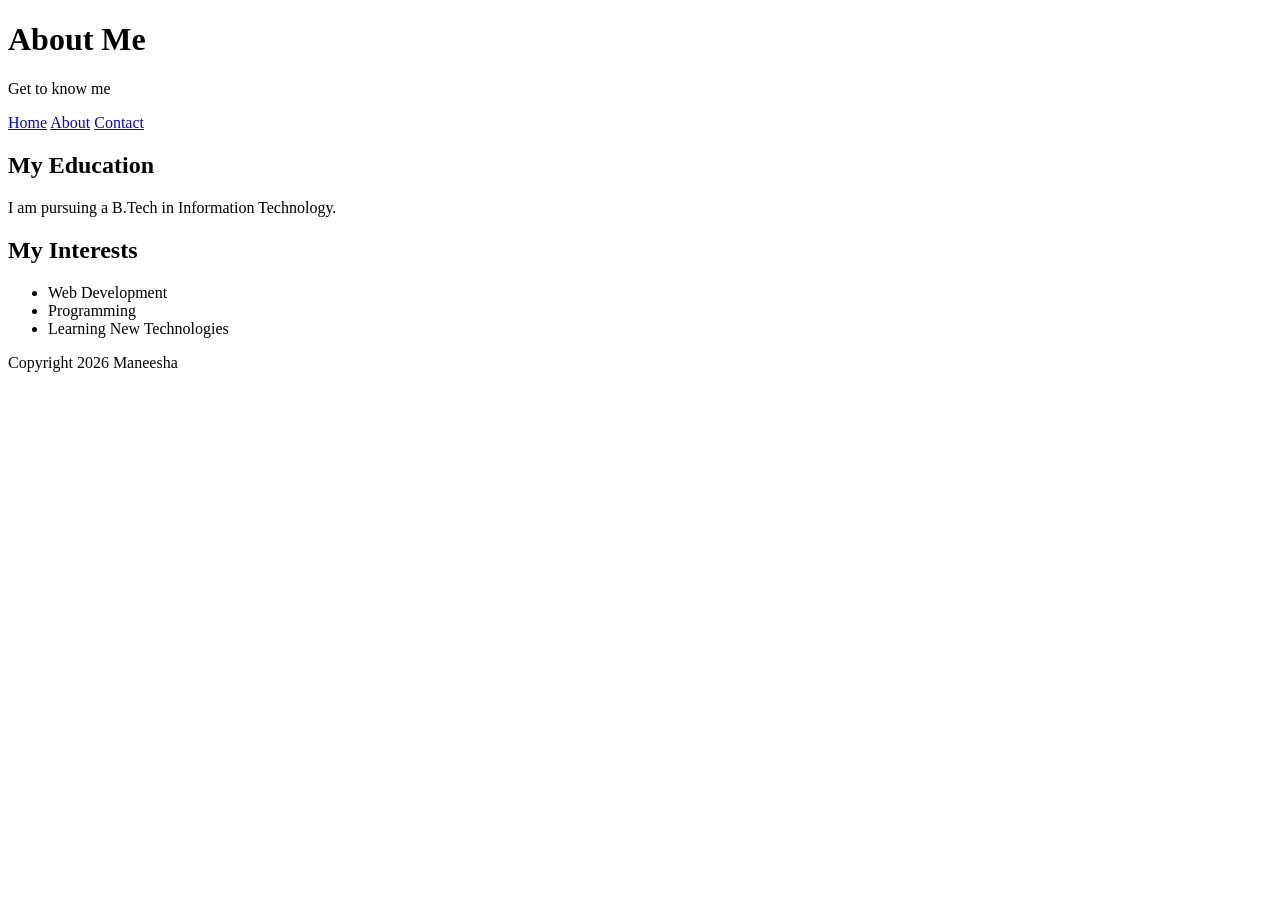
<file: about.html>
<!DOCTYPE html>
<html lang="en">
<head>
  <meta charset="UTF-8">
  <meta name="viewport" content="width=device-width, initial-scale=1.0">
  <meta name="description" content="Learn about Maneesha, her education and skills.">
  <title>About Me | Maneesha</title>
  <link rel="stylesheet" href="style.css">
</head>
<body>
  <header>
    <h1>About Me</h1>
    <p>Get to know me</p>
  </header>

  <nav aria-label="Main navigation">
    <a href="index.html">Home</a>
    <a href="about.html">About</a>
    <a href="contact.html">Contact</a>
  </nav>

  <main>
    <section aria-labelledby="education">
      <h2 id="education">My Education</h2>
      <p>I am pursuing a B.Tech in Information Technology.</p>
    </section>

    <section aria-labelledby="interests">
      <h2 id="interests">My Interests</h2>
      <ul>
        <li>Web Development</li>
        <li>Programming</li>
        <li>Learning New Technologies</li>
      </ul>
    </section>
  </main>

  <footer>
    <p>Copyright 2026 Maneesha</p>
  </footer>
</body>
</html>
</file>
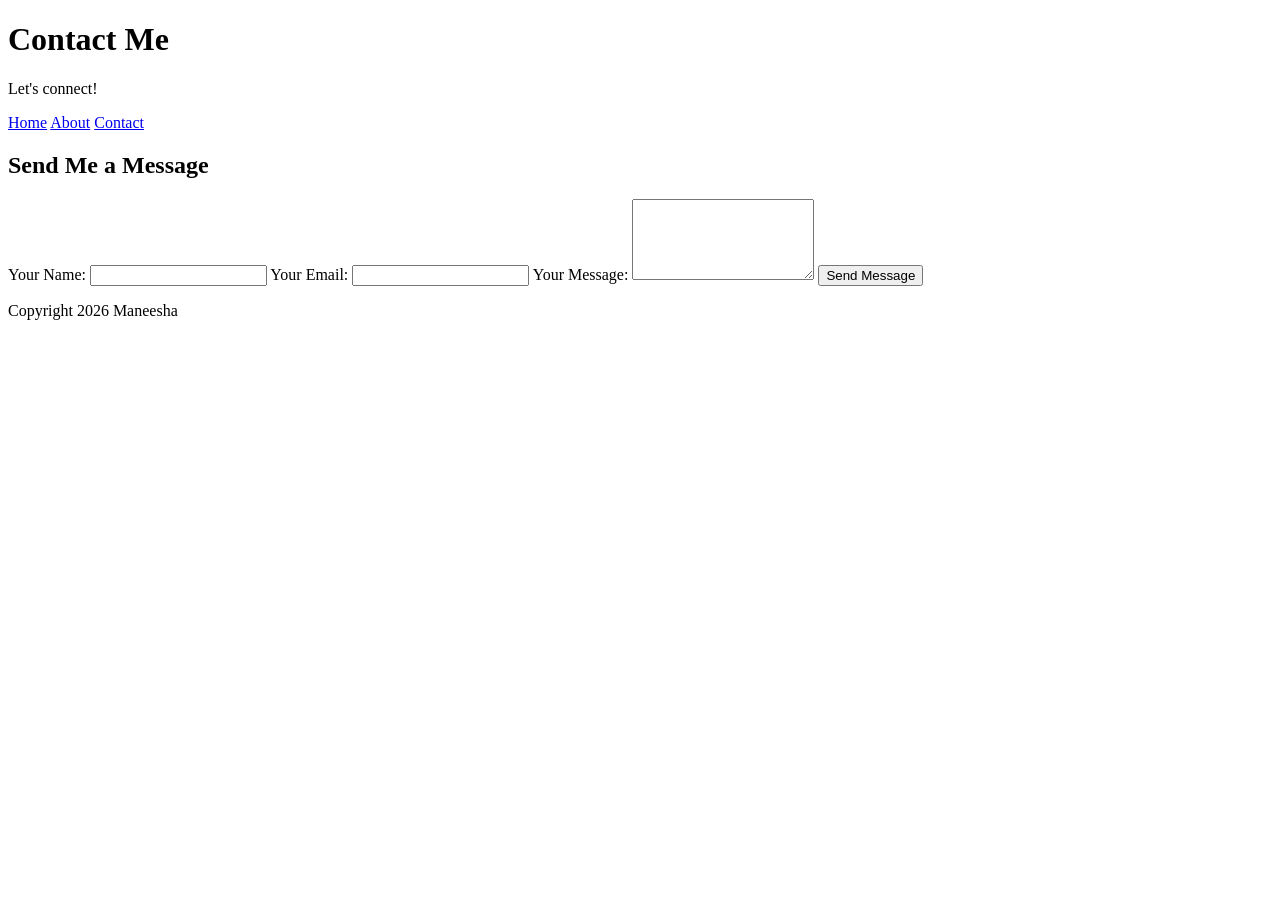
<file: contact.html>
<!DOCTYPE html>
<html lang="en">
<head>
  <meta charset="UTF-8">
  <meta name="viewport" content="width=device-width, initial-scale=1.0">
  <meta name="description" content="Contact Maneesha through her portfolio website.">
  <title>Contact | Maneesha</title>
  <link rel="stylesheet" href="style.css">
</head>
<body>
  <header>
    <h1>Contact Me</h1>
    <p>Let's connect!</p>
  </header>

  <nav aria-label="Main navigation">
    <a href="index.html">Home</a>
    <a href="about.html">About</a>
    <a href="contact.html">Contact</a>
  </nav>

  <main>
    <section aria-labelledby="contact-heading">
      <h2 id="contact-heading">Send Me a Message</h2>

      <form action="mailto:your-email@example.com"
            method="post" enctype="text/plain">
        <label for="name">Your Name:</label>
        <input type="text" id="name" name="name" required>
        
        <label for="email">Your Email:</label>
        <input type="email" id="email" name="email" required>
        
        <label for="message">Your Message:</label>
        <textarea id="message" name="message"
                  rows="5" required></textarea>
        
        <button type="submit">Send Message</button>
      </form>
    </section>
  </main>

  <footer>
    <p>Copyright 2026 Maneesha</p>
  </footer>
</body>
</html>
</file>
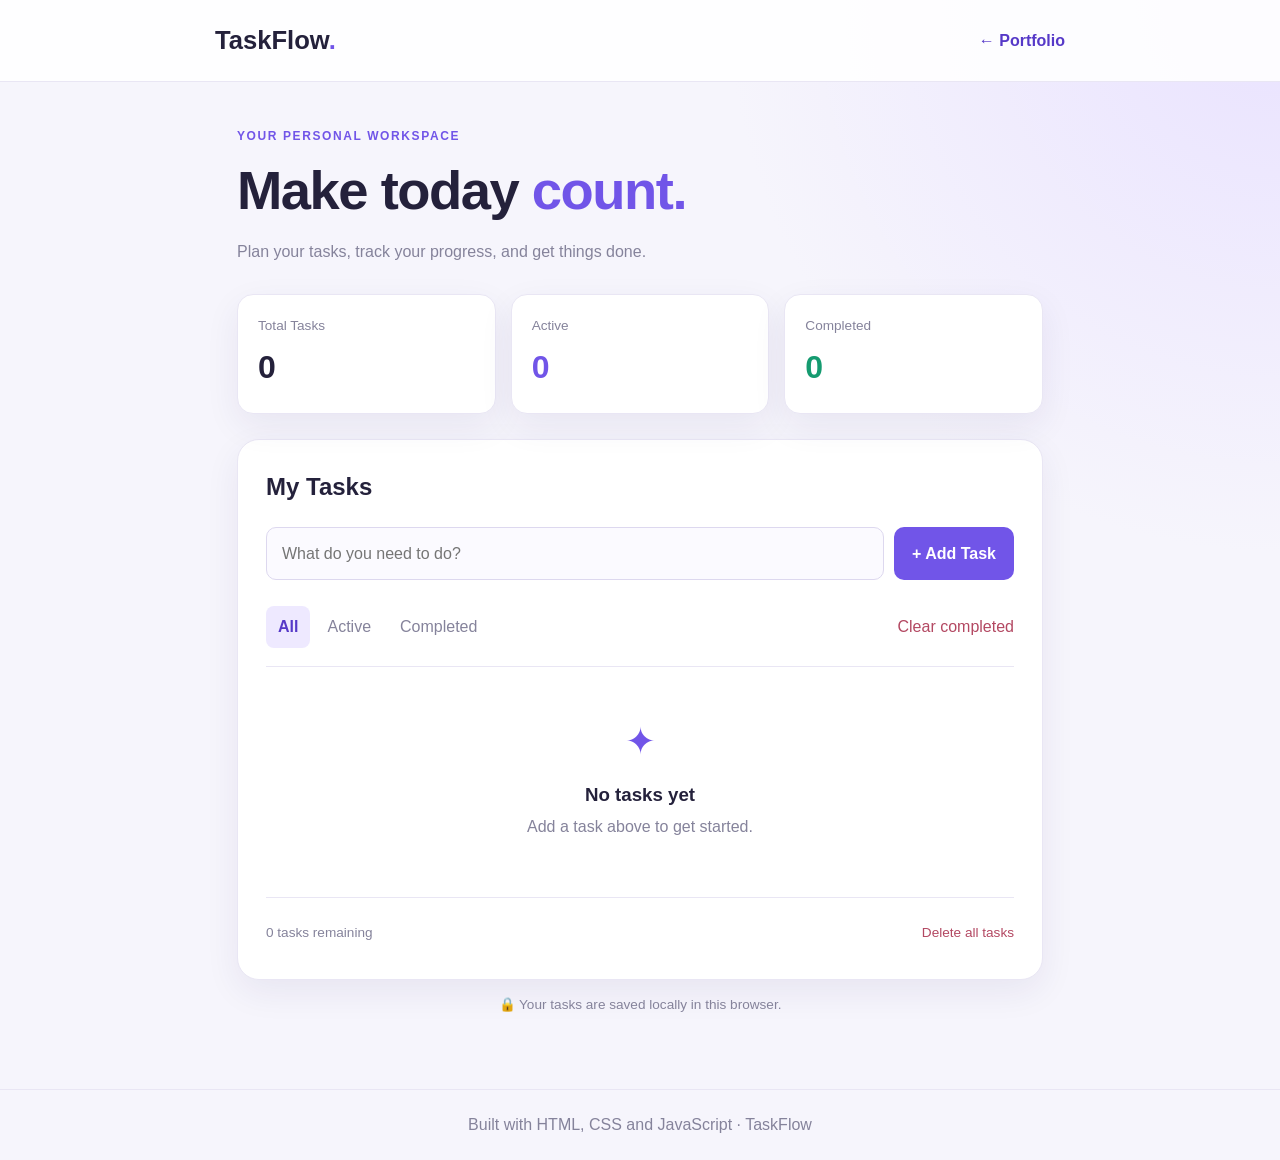
<file: todo.html>
<!DOCTYPE html>
<html lang="en">
<head>
  <meta charset="UTF-8">
  <meta name="viewport" content="width=device-width, initial-scale=1.0">
  <meta name="description" content="TaskFlow is a responsive task manager with filtering and local storage.">
  <title>TaskFlow | Smart To-Do List</title>
  <link rel="stylesheet" href="todo.css">
  <script src="todo.js" defer></script>
</head>
<body>
  <header class="topbar">
    <a class="brand" href="index.html">TaskFlow<span>.</span></a>
    <a class="back-link" href="index.html">← Portfolio</a>
  </header>

  <main class="app">
    <section class="welcome">
      <span class="eyebrow">YOUR PERSONAL WORKSPACE</span>
      <h1>Make today <span>count.</span></h1>
      <p>Plan your tasks, track your progress, and get things done.</p>
    </section>

    <section class="summary" aria-label="Task summary">
      <article class="stat-card">
        <span>Total Tasks</span>
        <strong id="totalCount">0</strong>
      </article>
      <article class="stat-card">
        <span>Active</span>
        <strong id="activeCount">0</strong>
      </article>
      <article class="stat-card">
        <span>Completed</span>
        <strong id="completedCount">0</strong>
      </article>
    </section>

    <section class="task-panel" aria-labelledby="task-heading">
      <h2 id="task-heading">My Tasks</h2>

      <form id="taskForm" class="task-form">
        <label class="sr-only" for="taskInput">New task</label>
        <input
          id="taskInput"
          type="text"
          maxlength="150"
          placeholder="What do you need to do?"
          autocomplete="off"
          required
        >
        <button type="submit" class="add-button">+ Add Task</button>
      </form>

      <div class="toolbar">
        <div class="filters" role="group" aria-label="Filter tasks">
          <button type="button" class="filter active"
            data-filter="all" aria-pressed="true">All</button>
          <button type="button" class="filter"
            data-filter="active" aria-pressed="false">Active</button>
          <button type="button" class="filter"
            data-filter="completed" aria-pressed="false">Completed</button>
        </div>

        <button type="button" id="clearCompleted" class="clear-button">
          Clear completed
        </button>
      </div>

      <p id="taskMessage" class="message" role="status" aria-live="polite"></p>
      <ul id="taskList" class="task-list" aria-label="Your tasks"></ul>

      <div id="emptyState" class="empty-state">
        <div class="empty-icon" aria-hidden="true">✦</div>
        <h3>No tasks yet</h3>
        <p>Add a task above to get started.</p>
      </div>

      <div class="panel-footer">
        <span id="remainingText">0 tasks remaining</span>
        <button type="button" id="deleteAll" class="delete-all">
          Delete all tasks
        </button>
      </div>
    </section>

    <p class="privacy-note">
      🔒 Your tasks are saved locally in this browser.
    </p>
  </main>

  <footer>
    Built with HTML, CSS and JavaScript · TaskFlow
  </footer>
</body>
</html>
</file>
<file: style.css>

</file>
<file: todo.css>
:root {
  --primary: #7155e8;
  --primary-dark: #5639c8;
  --ink: #24213b;
  --muted: #85839b;
  --surface: #ffffff;
  --background: #f6f5fc;
  --border: #e9e6f4;
  --green: #159b70;
  --shadow: 0 12px 35px rgba(45, 34, 100, .07);
}

* {
  box-sizing: border-box;
}

html {
  scroll-behavior: smooth;
}

body {
  margin: 0;
  font-family: "Segoe UI", Arial, sans-serif;
  line-height: 1.6;
  color: var(--ink);
  background:
    radial-gradient(circle at top right, #e9e2ff, transparent 32%),
    var(--background);
}

button,
input {
  font: inherit;
}

button:focus-visible,
input:focus-visible,
a:focus-visible {
  outline: 3px solid #f4ad32;
  outline-offset: 3px;
}

.topbar {
  display: flex;
  align-items: center;
  justify-content: space-between;
  gap: 15px;
  padding: 20px max(20px, calc((100% - 850px) / 2));
  background: rgba(255, 255, 255, .9);
  border-bottom: 1px solid var(--border);
}

.brand {
  color: var(--ink);
  font-size: 1.6rem;
  font-weight: 850;
  text-decoration: none;
}

.brand span {
  color: var(--primary);
}

.back-link {
  color: var(--primary-dark);
  font-weight: 650;
  text-decoration: none;
}

.app {
  width: min(850px, 100%);
  margin: auto;
  padding: 40px 22px 60px;
}

.welcome {
  margin-bottom: 30px;
}

.eyebrow {
  color: var(--primary);
  font-size: .75rem;
  font-weight: 800;
  letter-spacing: 1.6px;
}

.welcome h1 {
  margin: 10px 0;
  font-size: clamp(2.1rem, 6vw, 3.4rem);
  line-height: 1.2;
  letter-spacing: -1.5px;
}

.welcome h1 span {
  color: var(--primary);
}

.welcome p {
  color: var(--muted);
}

.summary {
  display: grid;
  grid-template-columns: repeat(3, minmax(0, 1fr));
  gap: 15px;
  margin-bottom: 25px;
}

.stat-card {
  padding: 20px;
  background: var(--surface);
  border: 1px solid var(--border);
  border-radius: 16px;
  box-shadow: var(--shadow);
}

.stat-card span {
  display: block;
  color: var(--muted);
  font-size: .85rem;
}

.stat-card strong {
  display: block;
  margin-top: 5px;
  font-size: 2rem;
}

.stat-card:nth-child(2) strong {
  color: var(--primary);
}

.stat-card:nth-child(3) strong {
  color: var(--green);
}

.task-panel {
  padding: 28px;
  background: var(--surface);
  border: 1px solid var(--border);
  border-radius: 22px;
  box-shadow: var(--shadow);
}

.task-panel h2 {
  margin: 0 0 20px;
}

.task-form {
  display: flex;
  gap: 10px;
}

.task-form input {
  flex: 1;
  min-width: 0;
  padding: 13px 15px;
  color: var(--ink);
  background: #fbfaff;
  border: 1px solid #ddd8ef;
  border-radius: 10px;
}

.task-form input:focus {
  border-color: var(--primary);
}

.add-button {
  padding: 12px 18px;
  color: white;
  font-weight: 700;
  background: var(--primary);
  border: 0;
  border-radius: 10px;
  cursor: pointer;
  transition: background .2s, transform .2s;
}

.add-button:hover {
  background: var(--primary-dark);
  transform: translateY(-1px);
}

.toolbar {
  display: flex;
  align-items: center;
  justify-content: space-between;
  flex-wrap: wrap;
  gap: 12px;
  margin-top: 26px;
  padding-bottom: 18px;
  border-bottom: 1px solid var(--border);
}

.filters {
  display: flex;
  flex-wrap: wrap;
  gap: 5px;
}

.filter {
  padding: 8px 12px;
  color: var(--muted);
  background: transparent;
  border: 0;
  border-radius: 8px;
  cursor: pointer;
}

.filter.active {
  color: var(--primary-dark);
  background: #eee9ff;
  font-weight: 750;
}

.clear-button,
.delete-all {
  padding: 7px 0;
  color: #b34862;
  background: none;
  border: 0;
  cursor: pointer;
}

.clear-button:hover,
.delete-all:hover {
  text-decoration: underline;
}

.message {
  min-height: 0;
  margin: 8px 0;
  color: var(--green);
  font-size: .88rem;
}

.task-list {
  display: grid;
  gap: 10px;
  padding: 0;
  margin: 0;
  list-style: none;
}

.task-item {
  display: flex;
  align-items: center;
  gap: 12px;
  padding: 14px;
  background: #fff;
  border: 1px solid var(--border);
  border-radius: 12px;
  animation: appear .2s ease;
}

.task-check {
  width: 19px;
  height: 19px;
  flex-shrink: 0;
  accent-color: var(--primary);
  cursor: pointer;
}

.task-text {
  flex: 1;
  min-width: 0;
  overflow-wrap: anywhere;
}

.task-item.completed {
  background: #f8f7fb;
}

.task-item.completed .task-text {
  color: var(--muted);
  text-decoration: line-through;
}

.task-actions {
  display: flex;
  gap: 6px;
}

.task-actions button {
  padding: 7px 9px;
  color: var(--primary-dark);
  background: #f0ecff;
  border: 0;
  border-radius: 7px;
  cursor: pointer;
}

.task-actions button:hover {
  filter: brightness(.96);
}

.task-actions .delete-button {
  color: #b33d59;
  background: #fff0f2;
}

.empty-state {
  padding: 38px 10px;
  text-align: center;
}

.empty-state[hidden] {
  display: none;
}

.empty-icon {
  color: var(--primary);
  font-size: 2.3rem;
}

.empty-state h3 {
  margin: 8px 0 4px;
}

.empty-state p {
  margin: 0;
  color: var(--muted);
}

.panel-footer {
  display: flex;
  align-items: center;
  justify-content: space-between;
  flex-wrap: wrap;
  gap: 12px;
  margin-top: 20px;
  padding-top: 17px;
  border-top: 1px solid var(--border);
  color: var(--muted);
  font-size: .85rem;
}

.privacy-note {
  color: var(--muted);
  font-size: .85rem;
  text-align: center;
}

footer {
  padding: 22px;
  color: var(--muted);
  text-align: center;
  border-top: 1px solid var(--border);
}

.sr-only {
  position: absolute;
  width: 1px;
  height: 1px;
  padding: 0;
  overflow: hidden;
  clip: rect(0, 0, 0, 0);
  white-space: nowrap;
  border: 0;
}

@keyframes appear {
  from {
    opacity: 0;
    transform: translateY(5px);
  }
  to {
    opacity: 1;
    transform: translateY(0);
  }
}

@media (max-width: 560px) {
  .app {
    padding: 28px 14px 40px;
  }

  .summary {
    gap: 8px;
  }

  .stat-card {
    padding: 13px 10px;
  }

  .stat-card span {
    font-size: .75rem;
  }

  .stat-card strong {
    font-size: 1.6rem;
  }

  .task-panel {
    padding: 18px 14px;
  }

  .task-form {
    flex-direction: column;
  }

  .add-button {
    width: 100%;
  }

  .task-item {
    flex-wrap: wrap;
    gap: 9px;
  }

  .task-text {
    flex-basis: calc(100% - 45px);
  }

  .task-actions {
    margin-left: 30px;
  }

  .toolbar {
    align-items: flex-start;
    flex-direction: column;
  }
}

@media (prefers-reduced-motion: reduce) {
  html {
    scroll-behavior: auto;
  }

  *,
  *::before,
  *::after {
    animation: none !important;
    transition: none !important;
  }
}
</file>
